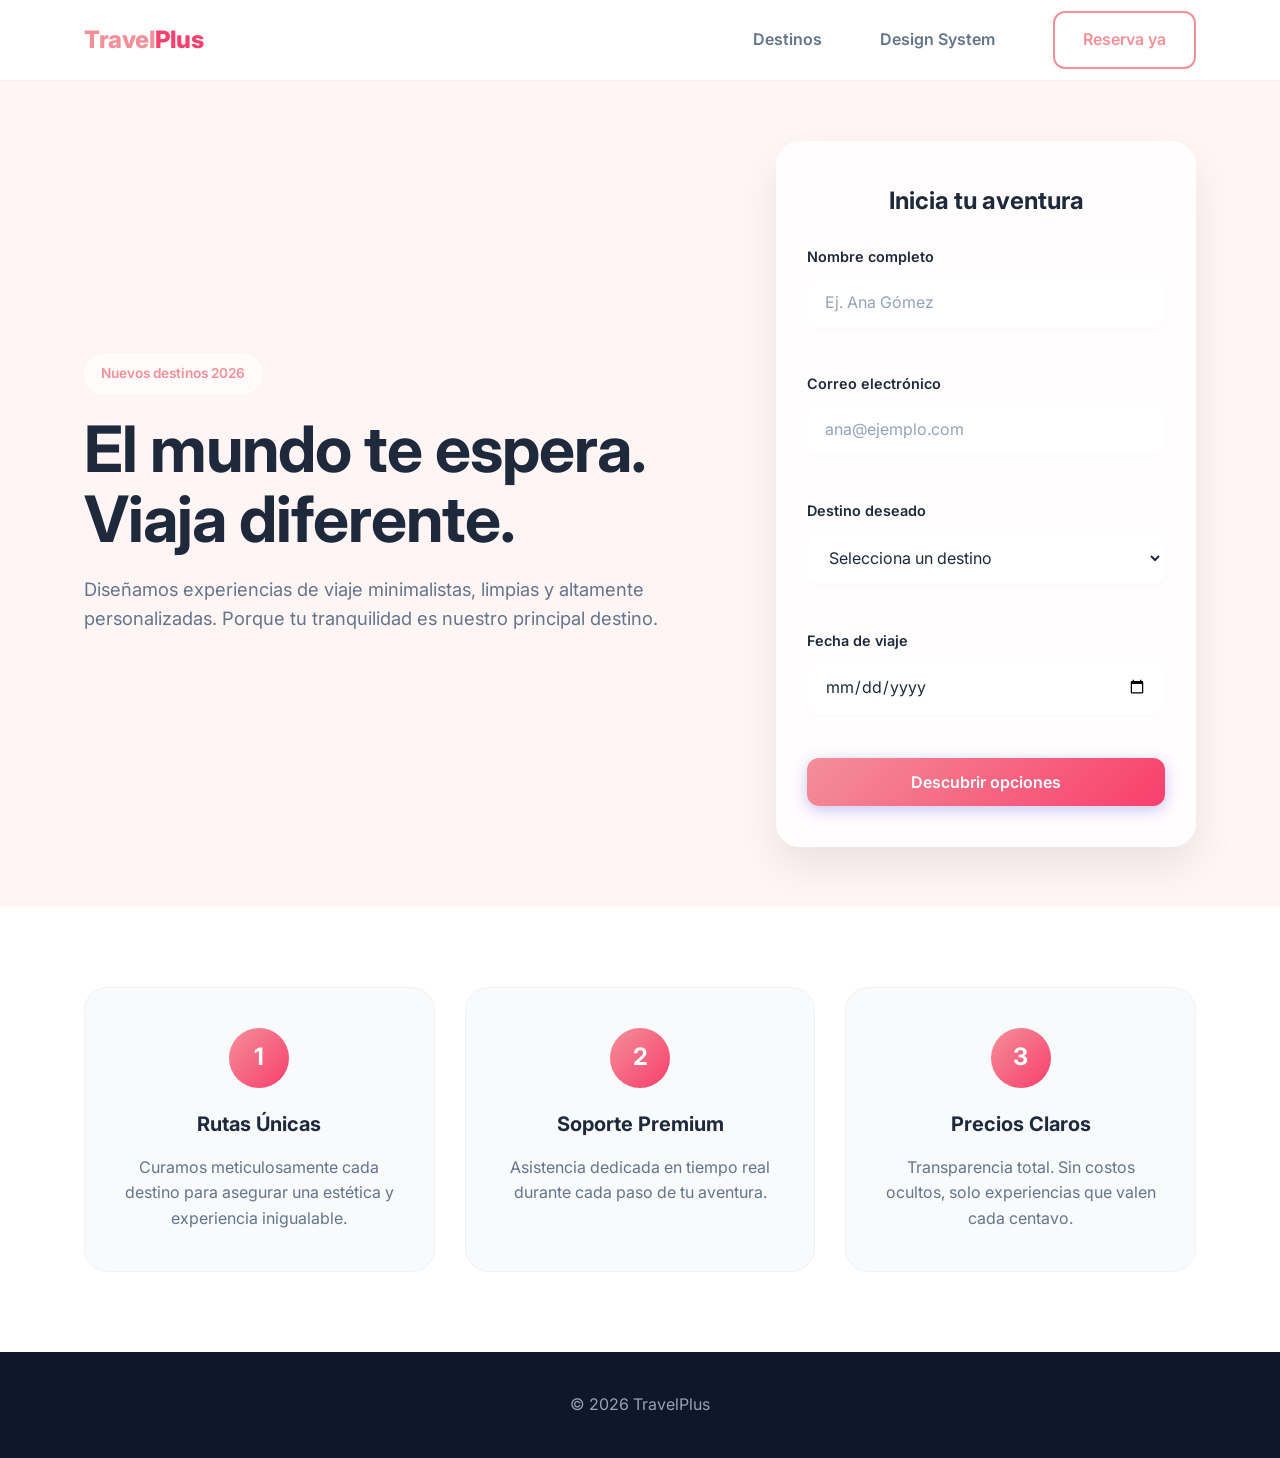
<file: index.html>
<!DOCTYPE html>
<html lang="es">

<head>
    <meta charset="UTF-8">
    <meta name="viewport" content="width=device-width, initial-scale=1.0">
    <meta name="description"
        content="Planifica tu próximo viaje con estilo. Descubre destinos exclusivos con diseño de vanguardia.">
    <title>TravelPlus</title>
    <link rel="stylesheet" href="css/styles.css">
    <link rel="preconnect" href="https://fonts.googleapis.com">
    <link rel="preconnect" href="https://fonts.gstatic.com" crossorigin>
    <link href="https://fonts.googleapis.com/css2?family=Inter:wght@400;500;600;800&display=swap" rel="stylesheet">
</head>

<body>
    <header class="header">
        <div class="container">
            <nav class="nav">
                <a href="#" class="logo">Travel<span>Plus</span></a>
                <ul class="nav-links">
                    <li><a href="#destinos">Destinos</a></li>
                    <li><a href="design-system.html" class="btn btn-ghost-ds">Design System</a></li>
                    <li><a href="#contacto" class="btn btn-outline">Reserva ya</a></li>
                </ul>
            </nav>
        </div>
    </header>

    <main>
        <section class="hero">
            <div class="container hero-container">
                <div class="hero-content">
                    <span class="hero-badge">Nuevos destinos 2026</span>
                    <h1>El mundo te espera. Viaja diferente.</h1>
                    <p>Diseñamos experiencias de viaje minimalistas, limpias y altamente personalizadas. Porque tu
                        tranquilidad es nuestro principal destino.</p>
                </div>

                <div class="hero-form-container" id="contacto">
                    <form id="travelForm" class="travel-form" novalidate>
                        <h2>Inicia tu aventura</h2>
                        <div class="form-group">
                            <label for="name">Nombre completo</label>
                            <input type="text" id="name" name="name" placeholder="Ej. Ana Gómez">
                            <span class="error-message" id="nameError"></span>
                        </div>

                        <div class="form-group">
                            <label for="email">Correo electrónico</label>
                            <input type="email" id="email" name="email" placeholder="ana@ejemplo.com">
                            <span class="error-message" id="emailError"></span>
                        </div>

                        <div class="form-group">
                            <label for="destination">Destino deseado</label>
                            <select id="destination" name="destination">
                                <option value="">Selecciona un destino</option>
                                <option value="santorini">Santorini, Grecia</option>
                                <option value="kyoto">Kioto, Japón</option>
                                <option value="tulum">Tulum, México</option>
                                <option value="bali">Bali, Indonesia</option>
                            </select>
                            <span class="error-message" id="destinationError"></span>
                        </div>

                        <div class="form-group">
                            <label for="travelDate">Fecha de viaje</label>
                            <input type="date" id="travelDate" name="travelDate">
                            <span class="error-message" id="dateError"></span>
                        </div>

                        <button type="submit" class="btn btn-primary btn-block">Descubrir opciones</button>
                        <div id="successMessage" class="success-message hidden">¡Todo listo! Revisa tu bandeja de
                            entrada pronto.</div>
                    </form>
                </div>
            </div>
        </section>

        <section class="features" id="destinos">
            <div class="container">
                <div class="features-grid">
                    <article class="feature-card">
                        <div class="feature-icon">1</div>
                        <h3>Rutas Únicas</h3>
                        <p>Curamos meticulosamente cada destino para asegurar una estética y experiencia inigualable.
                        </p>
                    </article>
                    <article class="feature-card">
                        <div class="feature-icon">2</div>
                        <h3>Soporte Premium</h3>
                        <p>Asistencia dedicada en tiempo real durante cada paso de tu aventura.</p>
                    </article>
                    <article class="feature-card">
                        <div class="feature-icon">3</div>
                        <h3>Precios Claros</h3>
                        <p>Transparencia total. Sin costos ocultos, solo experiencias que valen cada centavo.</p>
                    </article>
                </div>
            </div>
        </section>
    </main>

    <footer class="footer">
        <div class="container">
            <p>&copy; 2026 TravelPlus</p>
        </div>
    </footer>

    <script src="js/app.js"></script>
</body>

</html>
</file>
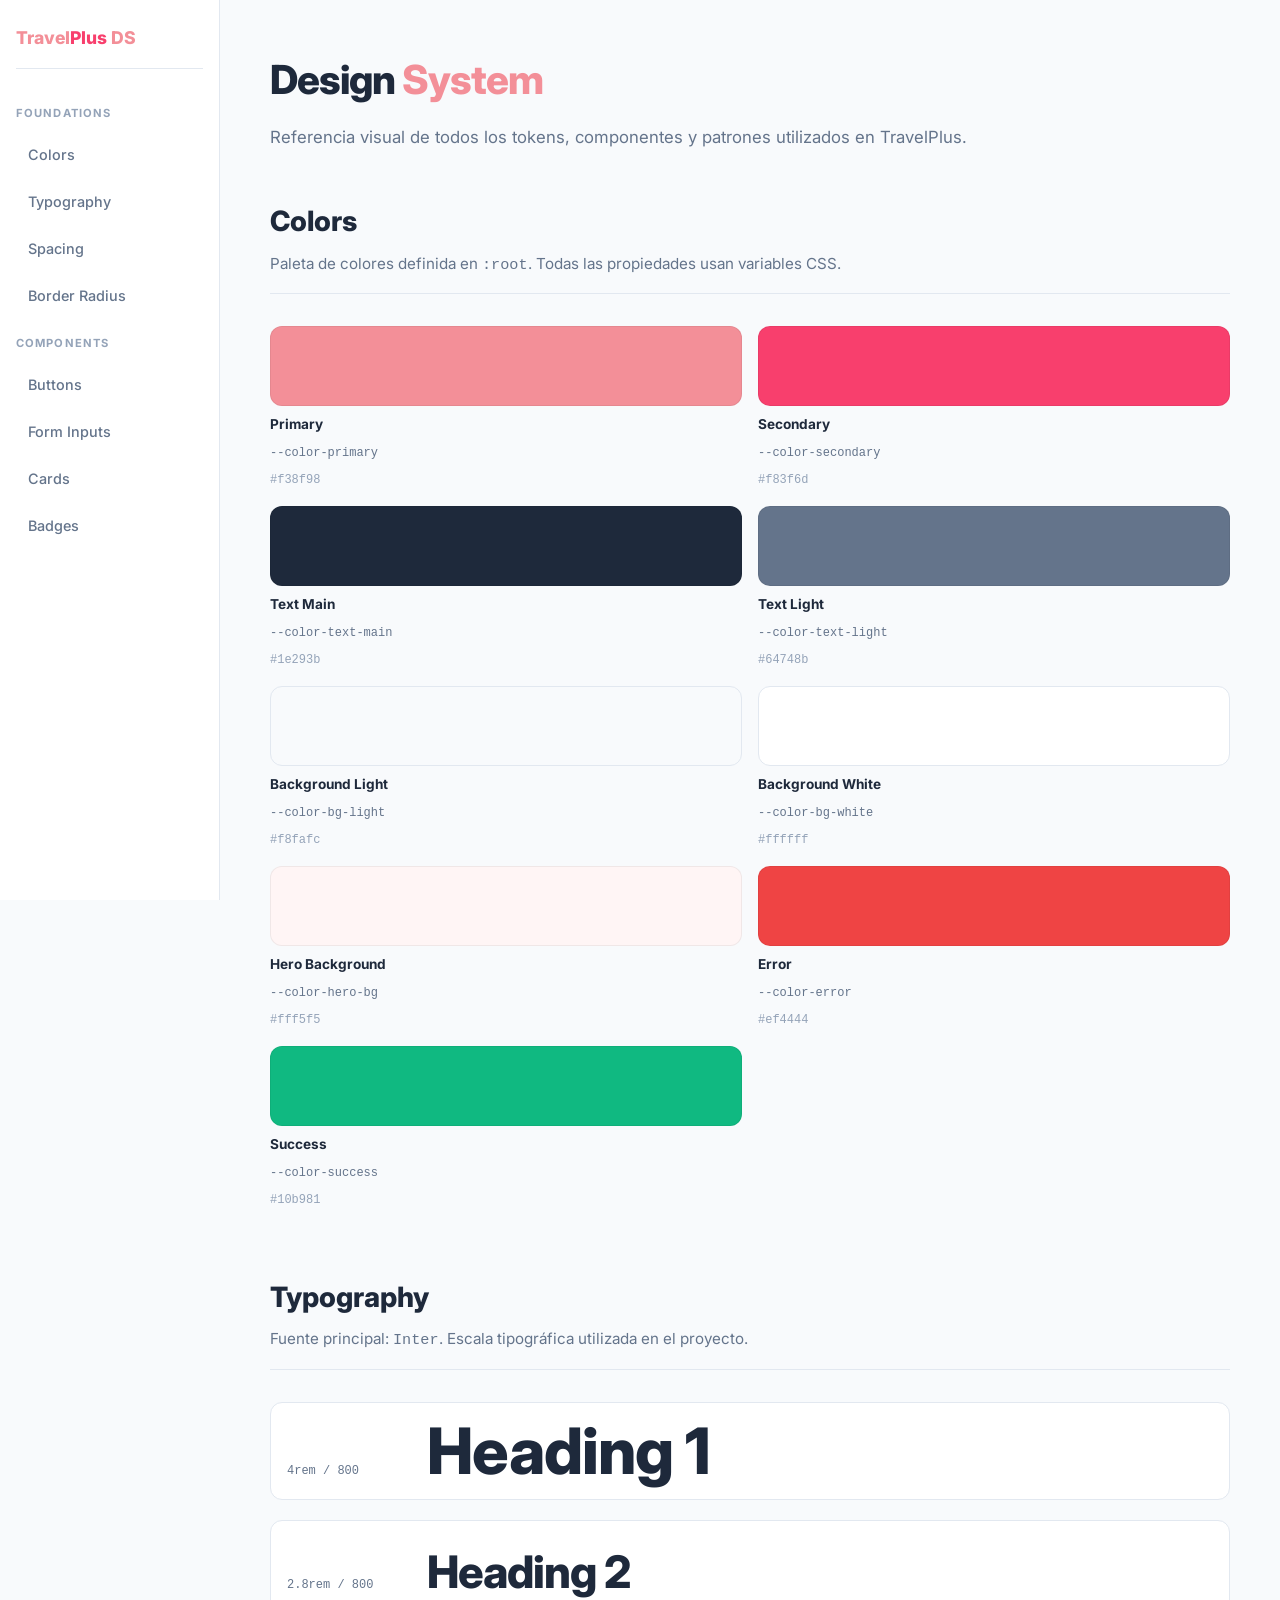
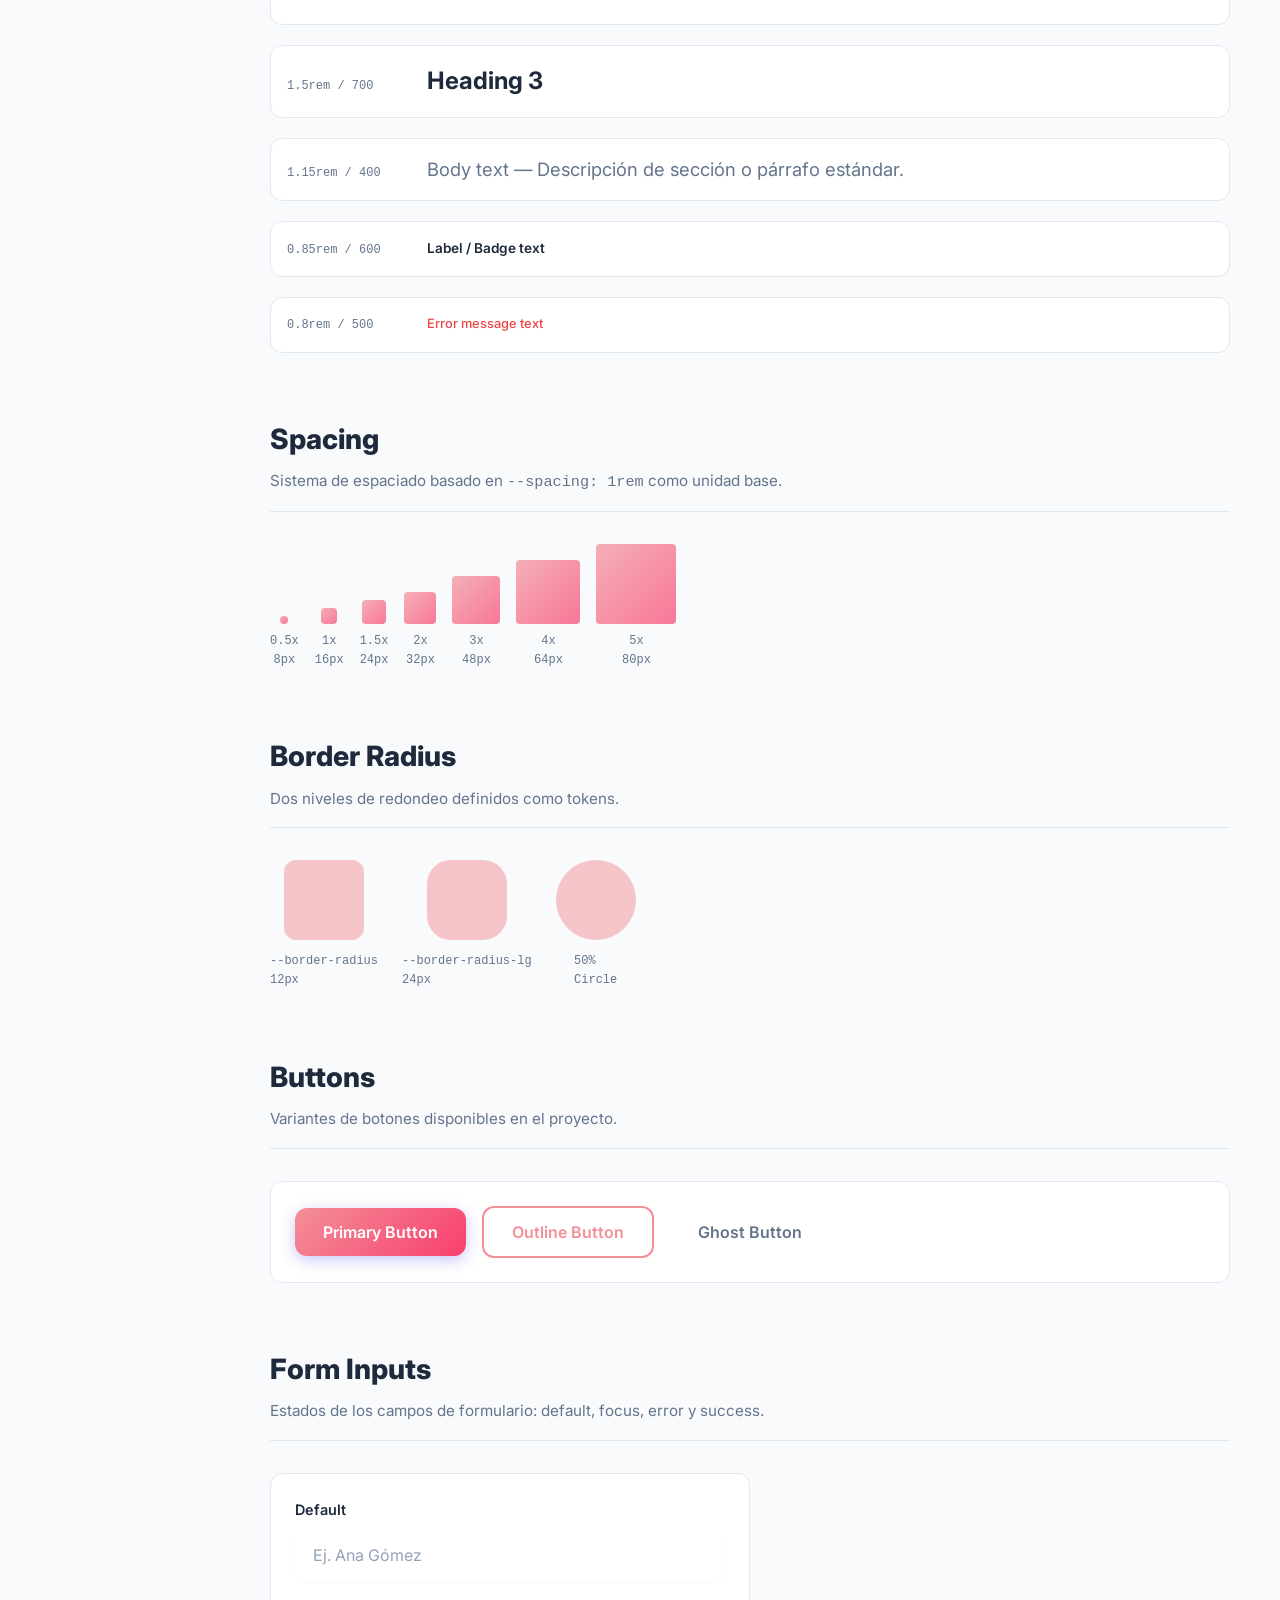
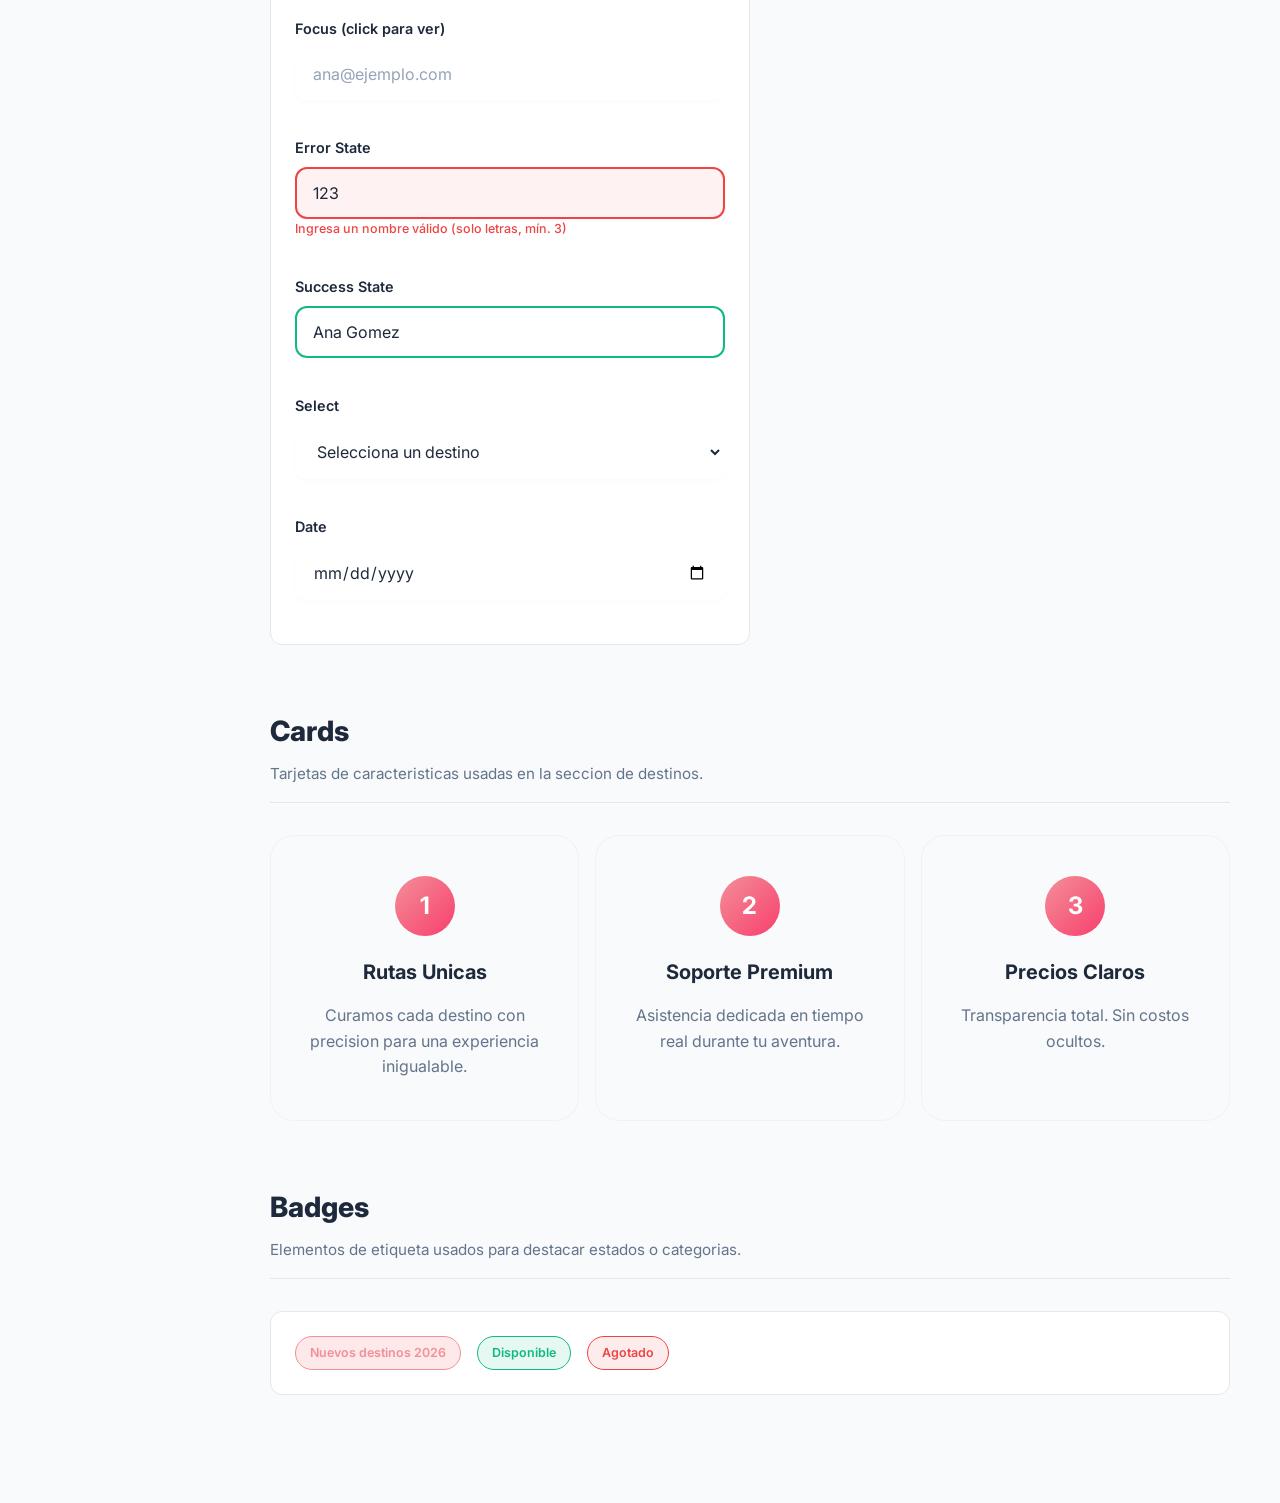
<file: design-system.html>
<!DOCTYPE html>
<html lang="es">

<head>
    <meta charset="UTF-8">
    <meta name="viewport" content="width=device-width, initial-scale=1.0">
    <meta name="description" content="Design System de TravelPlus — documentación de tokens, componentes y patrones.">
    <title>Design System | TravelPlus</title>
    <link rel="preconnect" href="https://fonts.googleapis.com">
    <link rel="preconnect" href="https://fonts.gstatic.com" crossorigin>
    <link href="https://fonts.googleapis.com/css2?family=Inter:wght@400;500;600;800&display=swap" rel="stylesheet">
    <link rel="stylesheet" href="css/styles.css">
    <link rel="stylesheet" href="css/design-system.css">
</head>

<body>
    <aside class="ds-sidebar">
        <div class="ds-sidebar-brand">Travel<span>Plus</span> DS</div>

        <span class="ds-nav-label">Foundations</span>
        <a href="#colors" class="ds-nav-link">Colors</a>
        <a href="#typography" class="ds-nav-link">Typography</a>
        <a href="#spacing" class="ds-nav-link">Spacing</a>
        <a href="#radius" class="ds-nav-link">Border Radius</a>

        <span class="ds-nav-label">Components</span>
        <a href="#buttons" class="ds-nav-link">Buttons</a>
        <a href="#inputs" class="ds-nav-link">Form Inputs</a>
        <a href="#cards" class="ds-nav-link">Cards</a>
        <a href="#badges" class="ds-nav-link">Badges</a>
    </aside>

    <main class="ds-content">
        <header class="ds-header">
            <h1>Design <span>System</span></h1>
            <p>Referencia visual de todos los tokens, componentes y patrones utilizados en TravelPlus.</p>
        </header>

        <section class="ds-section" id="colors">
            <h2 class="ds-section-title">Colors</h2>
            <p class="ds-section-subtitle">Paleta de colores definida en <code>:root</code>. Todas las propiedades usan variables CSS.</p>

            <div class="color-grid">
                <div class="color-swatch">
                    <div class="color-preview" style="background: var(--color-primary);"></div>
                    <span class="color-name">Primary</span>
                    <span class="color-var">--color-primary</span>
                    <span class="color-hex">#f38f98</span>
                </div>
                <div class="color-swatch">
                    <div class="color-preview" style="background: var(--color-secondary);"></div>
                    <span class="color-name">Secondary</span>
                    <span class="color-var">--color-secondary</span>
                    <span class="color-hex">#f83f6d</span>
                </div>
                <div class="color-swatch">
                    <div class="color-preview" style="background: var(--color-text-main);"></div>
                    <span class="color-name">Text Main</span>
                    <span class="color-var">--color-text-main</span>
                    <span class="color-hex">#1e293b</span>
                </div>
                <div class="color-swatch">
                    <div class="color-preview" style="background: var(--color-text-light);"></div>
                    <span class="color-name">Text Light</span>
                    <span class="color-var">--color-text-light</span>
                    <span class="color-hex">#64748b</span>
                </div>
                <div class="color-swatch">
                    <div class="color-preview" style="background: var(--color-bg-light); border: 1px solid #e2e8f0;"></div>
                    <span class="color-name">Background Light</span>
                    <span class="color-var">--color-bg-light</span>
                    <span class="color-hex">#f8fafc</span>
                </div>
                <div class="color-swatch">
                    <div class="color-preview" style="background: var(--color-bg-white); border: 1px solid #e2e8f0;"></div>
                    <span class="color-name">Background White</span>
                    <span class="color-var">--color-bg-white</span>
                    <span class="color-hex">#ffffff</span>
                </div>
                <div class="color-swatch">
                    <div class="color-preview" style="background: var(--color-hero-bg);"></div>
                    <span class="color-name">Hero Background</span>
                    <span class="color-var">--color-hero-bg</span>
                    <span class="color-hex">#fff5f5</span>
                </div>
                <div class="color-swatch">
                    <div class="color-preview" style="background: var(--color-error);"></div>
                    <span class="color-name">Error</span>
                    <span class="color-var">--color-error</span>
                    <span class="color-hex">#ef4444</span>
                </div>
                <div class="color-swatch">
                    <div class="color-preview" style="background: var(--color-success);"></div>
                    <span class="color-name">Success</span>
                    <span class="color-var">--color-success</span>
                    <span class="color-hex">#10b981</span>
                </div>
            </div>
        </section>

        <section class="ds-section" id="typography">
            <h2 class="ds-section-title">Typography</h2>
            <p class="ds-section-subtitle">Fuente principal: <code>Inter</code>. Escala tipográfica utilizada en el proyecto.</p>

            <div class="type-stack">
                <div class="type-row">
                    <span class="type-meta">4rem / 800</span>
                    <span style="font-size:4rem; font-weight:800; letter-spacing:-1px; line-height:1;">Heading 1</span>
                </div>
                <div class="type-row">
                    <span class="type-meta">2.8rem / 800</span>
                    <span style="font-size:2.8rem; font-weight:800; letter-spacing:-1px;">Heading 2</span>
                </div>
                <div class="type-row">
                    <span class="type-meta">1.5rem / 700</span>
                    <span style="font-size:1.5rem; font-weight:700;">Heading 3</span>
                </div>
                <div class="type-row">
                    <span class="type-meta">1.15rem / 400</span>
                    <span style="font-size:1.15rem; color:var(--color-text-light);">Body text — Descripción de sección o párrafo estándar.</span>
                </div>
                <div class="type-row">
                    <span class="type-meta">0.85rem / 600</span>
                    <span style="font-size:0.85rem; font-weight:600;">Label / Badge text</span>
                </div>
                <div class="type-row">
                    <span class="type-meta">0.8rem / 500</span>
                    <span style="font-size:0.8rem; font-weight:500; color:var(--color-error);">Error message text</span>
                </div>
            </div>
        </section>

        <section class="ds-section" id="spacing">
            <h2 class="ds-section-title">Spacing</h2>
            <p class="ds-section-subtitle">Sistema de espaciado basado en <code>--spacing: 1rem</code> como unidad base.</p>

            <div class="spacing-grid">
                <div class="spacing-item">
                    <div class="spacing-box" style="width:8px; height:8px;"></div>
                    <span class="spacing-label">0.5x<br>8px</span>
                </div>
                <div class="spacing-item">
                    <div class="spacing-box" style="width:16px; height:16px;"></div>
                    <span class="spacing-label">1x<br>16px</span>
                </div>
                <div class="spacing-item">
                    <div class="spacing-box" style="width:24px; height:24px;"></div>
                    <span class="spacing-label">1.5x<br>24px</span>
                </div>
                <div class="spacing-item">
                    <div class="spacing-box" style="width:32px; height:32px;"></div>
                    <span class="spacing-label">2x<br>32px</span>
                </div>
                <div class="spacing-item">
                    <div class="spacing-box" style="width:48px; height:48px;"></div>
                    <span class="spacing-label">3x<br>48px</span>
                </div>
                <div class="spacing-item">
                    <div class="spacing-box" style="width:64px; height:64px;"></div>
                    <span class="spacing-label">4x<br>64px</span>
                </div>
                <div class="spacing-item">
                    <div class="spacing-box" style="width:80px; height:80px;"></div>
                    <span class="spacing-label">5x<br>80px</span>
                </div>
            </div>
        </section>

        <section class="ds-section" id="radius">
            <h2 class="ds-section-title">Border Radius</h2>
            <p class="ds-section-subtitle">Dos niveles de redondeo definidos como tokens.</p>

            <div class="radius-grid">
                <div class="radius-item">
                    <div class="radius-box" style="border-radius: var(--border-radius);"></div>
                    <span class="radius-label">--border-radius<br>12px</span>
                </div>
                <div class="radius-item">
                    <div class="radius-box" style="border-radius: var(--border-radius-lg);"></div>
                    <span class="radius-label">--border-radius-lg<br>24px</span>
                </div>
                <div class="radius-item">
                    <div class="radius-box" style="border-radius: 50%;"></div>
                    <span class="radius-label">50%<br>Circle</span>
                </div>
            </div>
        </section>

        <section class="ds-section" id="buttons">
            <h2 class="ds-section-title">Buttons</h2>
            <p class="ds-section-subtitle">Variantes de botones disponibles en el proyecto.</p>

            <div class="component-row">
                <button class="btn btn-primary">Primary Button</button>
                <button class="btn btn-outline">Outline Button</button>
                <button class="btn btn-ghost">Ghost Button</button>
            </div>
        </section>

        <section class="ds-section" id="inputs">
            <h2 class="ds-section-title">Form Inputs</h2>
            <p class="ds-section-subtitle">Estados de los campos de formulario: default, focus, error y success.</p>

            <div class="form-demo">
                <div class="form-group">
                    <label>Default</label>
                    <input type="text" placeholder="Ej. Ana Gómez">
                </div>
                <div class="form-group">
                    <label>Focus (click para ver)</label>
                    <input type="email" placeholder="ana@ejemplo.com">
                </div>
                <div class="form-group">
                    <label>Error State</label>
                    <input type="text" class="input-error" value="123">
                    <span class="error-note">Ingresa un nombre válido (solo letras, mín. 3)</span>
                </div>
                <div class="form-group">
                    <label>Success State</label>
                    <input type="text" class="input-success" value="Ana Gomez">
                </div>
                <div class="form-group">
                    <label>Select</label>
                    <select>
                        <option value="">Selecciona un destino</option>
                        <option value="santorini">Santorini, Grecia</option>
                        <option value="bali">Bali, Indonesia</option>
                    </select>
                </div>
                <div class="form-group">
                    <label>Date</label>
                    <input type="date">
                </div>
            </div>
        </section>

        <section class="ds-section" id="cards">
            <h2 class="ds-section-title">Cards</h2>
            <p class="ds-section-subtitle">Tarjetas de caracteristicas usadas en la seccion de destinos.</p>

            <div class="card-demo">
                <article class="feature-card">
                    <div class="feature-icon">1</div>
                    <h3>Rutas Unicas</h3>
                    <p>Curamos cada destino con precision para una experiencia inigualable.</p>
                </article>
                <article class="feature-card">
                    <div class="feature-icon">2</div>
                    <h3>Soporte Premium</h3>
                    <p>Asistencia dedicada en tiempo real durante tu aventura.</p>
                </article>
                <article class="feature-card">
                    <div class="feature-icon">3</div>
                    <h3>Precios Claros</h3>
                    <p>Transparencia total. Sin costos ocultos.</p>
                </article>
            </div>
        </section>

        <section class="ds-section" id="badges">
            <h2 class="ds-section-title">Badges</h2>
            <p class="ds-section-subtitle">Elementos de etiqueta usados para destacar estados o categorias.</p>

            <div class="component-row">
                <span class="badge badge-primary">Nuevos destinos 2026</span>
                <span class="badge badge-success">Disponible</span>
                <span class="badge badge-error">Agotado</span>
            </div>
        </section>
    </main>
</body>

</html>
</file>
<file: css/styles.css>
:root {
    --color-primary: #f38f98;
    --color-primary-dark: #f38f98;
    --color-secondary: #f83f6d;
    --color-secondary-dark: #f83f6d;
    --color-text-main: #1e293b;
    --color-text-light: #64748b;
    --color-bg-light: #f8fafc;
    --color-bg-white: #ffffff;
    --color-error: #ef4444;
    --color-success: #10b981;
    --color-hero-bg: #fff5f5;

    --btn-bg-primary: var(--color-primary);
    --btn-text-primary: var(--color-bg-white);

    --font-main: 'Inter', system-ui, sans-serif;
    --border-radius: 12px;
    --border-radius-lg: 24px;
    --transition-speed: 0.3s;
}

* {
    margin: 0;
    padding: 0;
    box-sizing: border-box;
}

body {
    font-family: var(--font-main);
    color: var(--color-text-main);
    background-color: var(--color-bg-light);
    line-height: 1.6;
    overflow-x: hidden;
}

a {
    text-decoration: none;
    color: inherit;
}

ul {
    list-style: none;
}

.container {
    width: 90%;
    max-width: 1200px;
    margin: 0 auto;
    padding: 0 20px;
}

.header {
    background: rgba(255, 255, 255, 0.9);
    backdrop-filter: blur(8px);
    -webkit-backdrop-filter: blur(8px);
    border-bottom: 1px solid rgba(0, 0, 0, 0.05);
    position: sticky;
    top: 0;
    z-index: 100;
}

.nav {
    display: flex;
    flex-direction: column;
    align-items: center;
    gap: 15px;
    padding: 20px 0;
}

.logo {
    font-size: 1.25rem;
    font-weight: 800;
    color: var(--color-primary);
    letter-spacing: -0.5px;
}

.logo span {
    color: var(--color-secondary);
}

.nav-links {
    display: flex;
    align-items: center;
    gap: 6px;
}

.nav-links a:not(.btn) {
    font-weight: 600;
    color: var(--color-text-light);
    transition: color var(--transition-speed);
}

.nav-links a:not(.btn):hover {
    color: var(--color-primary);
}

.hero {
    position: relative;
    padding: 40px 0;
    min-height: auto;
    display: flex;
    align-items: center;
    background-color: var(--color-hero-bg);
    overflow: hidden;
}

@keyframes float {

    0%,
    100% {
        transform: translateY(0);
    }

    50% {
        transform: translateY(-30px);
    }
}

.hero-container {
    position: relative;
    z-index: 1;
    display: flex;
    flex-direction: column;
    gap: 50px;
}

.hero-content {
    text-align: center;
}

.hero-badge {
    display: inline-block;
    padding: 8px 16px;
    background: rgba(255, 255, 255, 0.6);
    border-radius: 30px;
    font-size: 0.85rem;
    font-weight: 600;
    color: var(--color-primary);
    margin-bottom: 20px;
    border: 1px solid rgba(255, 255, 255, 0.8);
    backdrop-filter: blur(4px);
    -webkit-backdrop-filter: blur(4px);
}

.hero-content h1 {
    font-size: 2.2rem;
    line-height: 1.1;
    margin-bottom: 20px;
    color: var(--color-text-main);
    letter-spacing: -1px;
}

.hero-content p {
    font-size: 1.15rem;
    color: var(--color-text-light);
    max-width: 600px;
    margin: 0 auto;
}

.hero-form-container {
    background: rgba(255, 255, 255, 0.75);
    backdrop-filter: blur(16px);
    -webkit-backdrop-filter: blur(16px);
    border: 1px solid rgba(255, 255, 255, 0.5);
    padding: 40px 30px;
    border-radius: var(--border-radius-lg);
    box-shadow: 0 20px 40px rgba(0, 0, 0, 0.08);
}

.travel-form h2 {
    margin-bottom: 25px;
    text-align: center;
    color: var(--color-text-main);
    font-size: 1.5rem;
}

.form-group {
    margin-bottom: 20px;
    display: flex;
    flex-direction: column;
    position: relative;
}

.form-group label {
    margin-bottom: 8px;
    font-weight: 600;
    font-size: 0.9rem;
    color: var(--color-text-main);
}

.form-group input,
.form-group select {
    padding: 14px 16px;
    border: 2px solid transparent;
    background: rgba(255, 255, 255, 0.9);
    border-radius: var(--border-radius);
    font-family: var(--font-main);
    font-size: 1rem;
    color: var(--color-text-main);
    transition: all var(--transition-speed);
    box-shadow: 0 2px 5px rgba(0, 0, 0, 0.02);
}

.form-group input::placeholder {
    color: #94a3b8;
}

.form-group input:focus,
.form-group select:focus {
    outline: none;
    border-color: var(--color-primary);
    background: #ffffff;
    box-shadow: 0 4px 12px rgba(79, 70, 229, 0.15);
}

.error-message {
    color: var(--color-error);
    font-size: 0.8rem;
    margin-top: 6px;
    min-height: 18px;
    display: block;
    font-weight: 500;
    opacity: 0;
    transform: translateY(-5px);
    transition: all 0.3s ease;
}

.form-group.error .error-message {
    opacity: 1;
    transform: translateY(0);
}

.form-group.error input,
.form-group.error select {
    border-color: var(--color-error);
    background: #fef2f2;
}

.form-group.success input,
.form-group.success select {
    border-color: var(--color-success);
}

@keyframes shake {

    0%,
    100% {
        transform: translateX(0);
    }

    20%,
    60% {
        transform: translateX(-5px);
    }

    40%,
    80% {
        transform: translateX(5px);
    }
}

.shake {
    animation: shake 0.4s ease-in-out;
}

.btn {
    display: inline-block;
    padding: 10px 20px;
    border-radius: var(--border-radius);
    font-weight: 600;
    text-align: center;
    cursor: pointer;
    transition: all var(--transition-speed);
    border: none;
    font-family: var(--font-main);
    font-size: 0.9rem;
    white-space: nowrap;
}

.btn-primary {
    background: linear-gradient(135deg, var(--color-primary), var(--color-secondary));
    color: var(--btn-text-primary);
    box-shadow: 0 4px 15px rgba(79, 70, 229, 0.3);
}

.btn-primary:hover {
    transform: translateY(-2px);
    box-shadow: 0 8px 25px rgba(79, 70, 229, 0.4);
}

.btn-outline {
    border: 2px solid var(--color-primary);
    color: var(--color-primary);
    background-color: transparent;
}

.btn-outline:hover {
    background-color: var(--color-primary);
    color: var(--color-bg-white);
}

.btn-block {
    width: 100%;
}

.btn-ghost-ds {
    background: transparent;
    color: var(--color-text-light);
    border: none;
    font-size: 0.75rem;
    padding: 6px 10px;
}

.btn-ghost-ds:hover {
    background-color: var(--color-hero-bg);
    color: var(--color-primary);
}

.success-message {
    margin-top: 20px;
    padding: 15px;
    background-color: rgba(16, 185, 129, 0.15);
    color: var(--color-success);
    border: 1px solid rgba(16, 185, 129, 0.3);
    border-radius: var(--border-radius);
    text-align: center;
    font-weight: 600;
    animation: fadeIn 0.5s ease;
}

@keyframes fadeIn {
    from {
        opacity: 0;
        transform: translateY(-10px);
    }

    to {
        opacity: 1;
        transform: translateY(0);
    }
}

.hidden {
    display: none;
}

.features {
    padding: 80px 0;
    background-color: var(--color-bg-white);
}

.features-grid {
    display: flex;
    flex-direction: column;
    gap: 30px;
}

.feature-card {
    padding: 40px 30px;
    background-color: var(--color-bg-light);
    border-radius: var(--border-radius-lg);
    text-align: center;
    transition: all var(--transition-speed);
    border: 1px solid rgba(0, 0, 0, 0.03);
}

.feature-card:hover {
    transform: translateY(-8px);
    box-shadow: 0 20px 40px rgba(0, 0, 0, 0.05);
    background-color: #ffffff;
}

.feature-icon {
    width: 60px;
    height: 60px;
    background: linear-gradient(135deg, var(--color-primary), var(--color-secondary));
    border-radius: 50%;
    margin: 0 auto 20px;
    display: flex;
    align-items: center;
    justify-content: center;
    color: white;
    font-size: 1.5rem;
    font-weight: bold;
}

.feature-card h3 {
    margin-bottom: 15px;
    color: var(--color-text-main);
    font-size: 1.25rem;
}

.feature-card p {
    color: var(--color-text-light);
}

.footer {
    background-color: #0f172a;
    color: #94a3b8;
    text-align: center;
    padding: 40px 0;
}

@media (min-width: 768px) {
    .nav {
        flex-direction: row;
        justify-content: space-between;
        height: 80px;
        padding: 0;
    }

    .logo {
        font-size: 1.5rem;
    }

    .nav-links {
        gap: 30px;
    }

    .btn-ghost-ds {
        font-size: 0.9rem;
        padding: 10px 20px;
    }

    .btn {
        padding: 14px 28px;
        font-size: 1rem;
    }

    .hero-container {
        flex-direction: row;
        align-items: center;
        justify-content: space-between;
    }

    .hero-content {
        flex: 1;
        text-align: left;
        padding-right: 50px;
    }

    .hero {
        min-height: calc(100vh - 80px);
        padding: 60px 0;
    }

    .hero-content h1 {
        font-size: 4rem;
    }

    .hero-content p {
        margin: 0;
    }

    .hero-form-container {
        flex: 0 0 420px;
    }

    .features-grid {
        flex-direction: row;
    }

    .feature-card {
        flex: 1;
    }
}
</file>
<file: css/design-system.css>
:root {
    --ds-sidebar-width: 220px;
}

body {
    display: block;
    min-height: 100vh;
}

@media (min-width: 768px) {
    body {
        display: flex;
    }
}


.ds-sidebar {
    width: var(--ds-sidebar-width);
    background-color: var(--color-bg-white);
    border-right: 1px solid #e2e8f0;
    position: fixed;
    top: 0;
    left: 0;
    height: 100vh;
    overflow-y: auto;
    padding: 24px 16px;
    display: flex;
    flex-direction: column;
    gap: 8px;
}

.ds-sidebar-brand {
    font-weight: 800;
    font-size: 1.1rem;
    color: var(--color-primary);
    margin-bottom: 16px;
    padding-bottom: 16px;
    border-bottom: 1px solid #e2e8f0;
}

.ds-sidebar-brand span {
    color: var(--color-secondary);
}

.ds-nav-label {
    font-size: 0.7rem;
    font-weight: 700;
    text-transform: uppercase;
    letter-spacing: 0.1em;
    color: #94a3b8;
    margin: 12px 0 4px;
}

.ds-nav-link {
    display: block;
    padding: 8px 12px;
    border-radius: 8px;
    font-size: 0.9rem;
    font-weight: 500;
    color: var(--color-text-light);
    transition: all var(--transition-speed);
}

.ds-nav-link:hover {
    background-color: var(--color-hero-bg);
    color: var(--color-primary);
}


.ds-content {
    margin-left: var(--ds-sidebar-width);
    flex: 1;
    padding: 48px 40px;
    display: flex;
    flex-direction: column;
    align-items: center;
}

.ds-header,
.ds-section {
    width: 100%;
    max-width: 960px;
}


.ds-header {
    margin-bottom: 48px;
}

.ds-header h1 {
    font-size: 2.5rem;
    font-weight: 800;
    letter-spacing: -1px;
}

.ds-header h1 span {
    color: var(--color-primary);
}

.ds-header p {
    margin-top: 12px;
    color: var(--color-text-light);
    font-size: 1.05rem;
}


.ds-section {
    margin-bottom: 64px;
}

.ds-section-title {
    font-size: 1.75rem;
    font-weight: 800;
    color: var(--color-text-main);
    margin-bottom: 8px;
}

.ds-section-subtitle {
    color: var(--color-text-light);
    margin-bottom: 32px;
    font-size: 0.95rem;
    border-bottom: 1px solid #e2e8f0;
    padding-bottom: 16px;
}


.color-grid {
    display: flex;
    flex-wrap: wrap;
    gap: 16px;
}

.color-swatch {
    display: flex;
    flex-direction: column;
    gap: 8px;
    width: calc(50% - 8px);
    min-width: 130px;
}

.color-preview {
    height: 80px;
    border-radius: var(--border-radius);
    border: 1px solid rgba(0, 0, 0, 0.06);
}

.color-name {
    font-weight: 700;
    font-size: 0.85rem;
}

.color-var {
    font-size: 0.75rem;
    color: var(--color-text-light);
    font-family: monospace;
}

.color-hex {
    font-size: 0.75rem;
    color: #94a3b8;
    font-family: monospace;
}


.type-stack {
    display: flex;
    flex-direction: column;
    gap: 20px;
}

.type-row {
    display: flex;
    flex-direction: column;
    gap: 10px;
    padding: 16px;
    background: var(--color-bg-white);
    border-radius: var(--border-radius);
    border: 1px solid #e2e8f0;
}

@media (min-width: 768px) {
    .type-row {
        flex-direction: row;
        align-items: baseline;
        gap: 20px;
    }
}

.type-meta {
    min-width: 120px;
    font-size: 0.75rem;
    font-family: monospace;
    color: var(--color-text-light);
}


.spacing-grid {
    display: flex;
    flex-wrap: wrap;
    gap: 16px;
    align-items: flex-end;
}

.spacing-item {
    display: flex;
    flex-direction: column;
    align-items: center;
    gap: 8px;
}

.spacing-box {
    background: linear-gradient(135deg, var(--color-primary), var(--color-secondary));
    border-radius: 4px;
    opacity: 0.7;
}

.spacing-label {
    font-size: 0.75rem;
    color: var(--color-text-light);
    font-family: monospace;
    text-align: center;
}

.radius-grid {
    display: flex;
    flex-wrap: wrap;
    gap: 24px;
}

.radius-item {
    display: flex;
    flex-direction: column;
    align-items: center;
    gap: 12px;
}

.radius-box {
    width: 80px;
    height: 80px;
    background: var(--color-primary);
    opacity: 0.5;
}

.radius-label {
    font-size: 0.75rem;
    font-family: monospace;
    color: var(--color-text-light);
}


.component-row {
    display: flex;
    flex-wrap: wrap;
    gap: 16px;
    align-items: center;
    padding: 24px;
    background: var(--color-bg-white);
    border-radius: var(--border-radius);
    border: 1px solid #e2e8f0;
}

.btn-ghost {
    background: transparent;
    color: var(--color-text-light);
}

.btn-ghost:hover {
    background: var(--color-bg-light);
}

.form-demo {
    display: flex;
    flex-direction: column;
    gap: 16px;
    padding: 24px;
    background: var(--color-bg-white);
    border-radius: var(--border-radius);
    border: 1px solid #e2e8f0;
    max-width: 480px;
}

.input-error {
    border-color: var(--color-error) !important;
    background: #fef2f2 !important;
}

.input-success {
    border-color: var(--color-success) !important;
}

.error-note {
    font-size: 0.78rem;
    color: var(--color-error);
    font-weight: 500;
}

.card-demo {
    display: flex;
    flex-wrap: wrap;
    gap: 16px;
}


.badge-demo {
    display: flex;
    flex-wrap: wrap;
    gap: 12px;
    align-items: center;
}

.badge {
    display: inline-block;
    padding: 6px 14px;
    border-radius: 30px;
    font-size: 0.78rem;
    font-weight: 600;
}

.badge-primary {
    background: rgba(243, 143, 152, 0.2);
    color: var(--color-primary);
    border: 1px solid var(--color-primary);
}

.badge-success {
    background: rgba(16, 185, 129, 0.1);
    color: var(--color-success);
    border: 1px solid var(--color-success);
}

.badge-error {
    background: rgba(239, 68, 68, 0.1);
    color: var(--color-error);
    border: 1px solid var(--color-error);
}


@media (max-width: 768px) {
    .ds-sidebar {
        display: none;
    }

    .ds-content {
        margin-left: 0;
        padding: 40px 20px;
        display: block;
    }

    .ds-section, .ds-header {
        max-width: 100%;
    }
}
</file>
